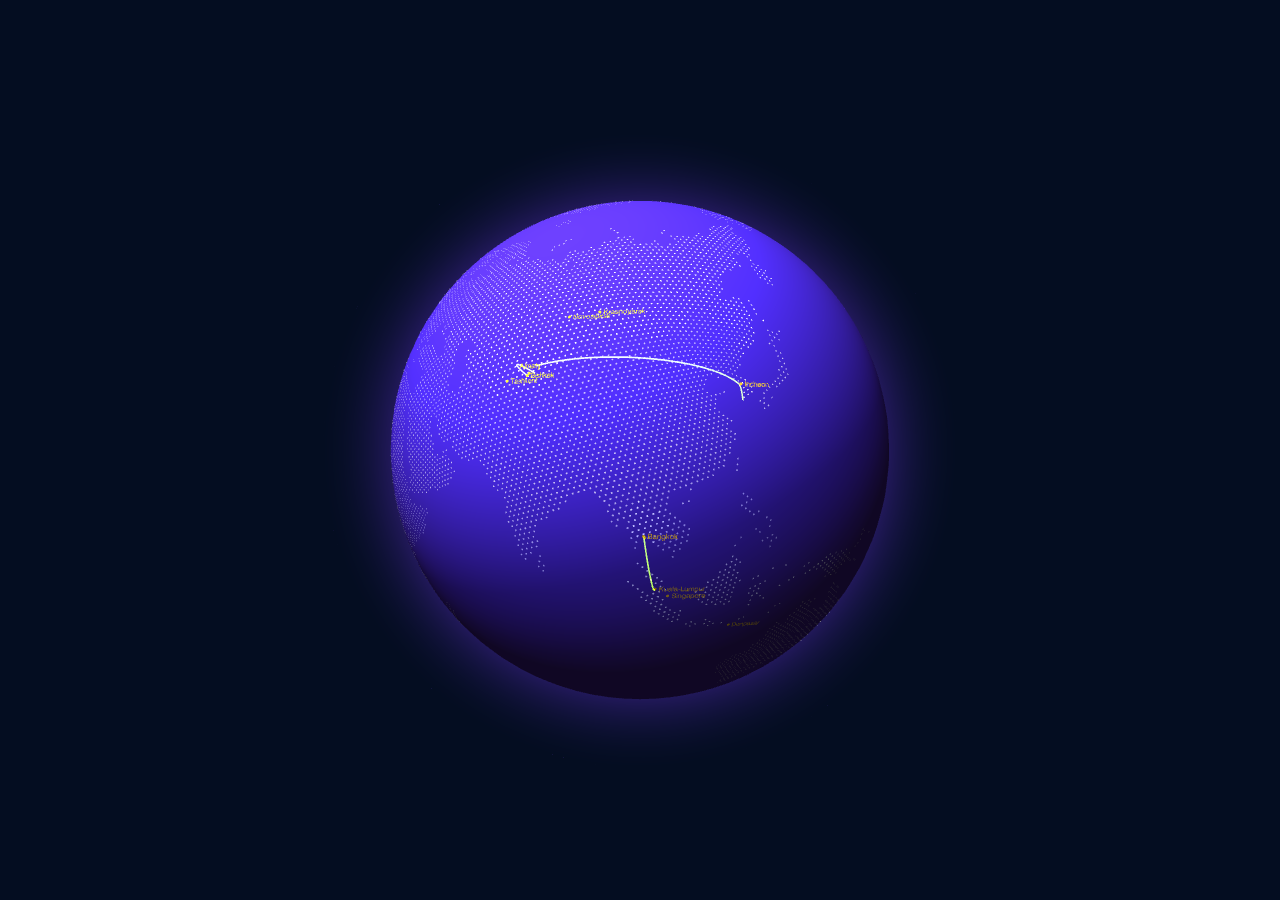
<file: Memory game/globe/dist/index.html>
<!DOCTYPE html>
<html>
    <head>
        <meta charset="utf-8">
        <title>Github Globe</title>
        <style>
            body{
                margin: 0;
            }
            canvas{
                display: block;
            }
        </style>
    </head>
    <body>
        <script src="../main.js"></script>
    </body>
</html>
</file>
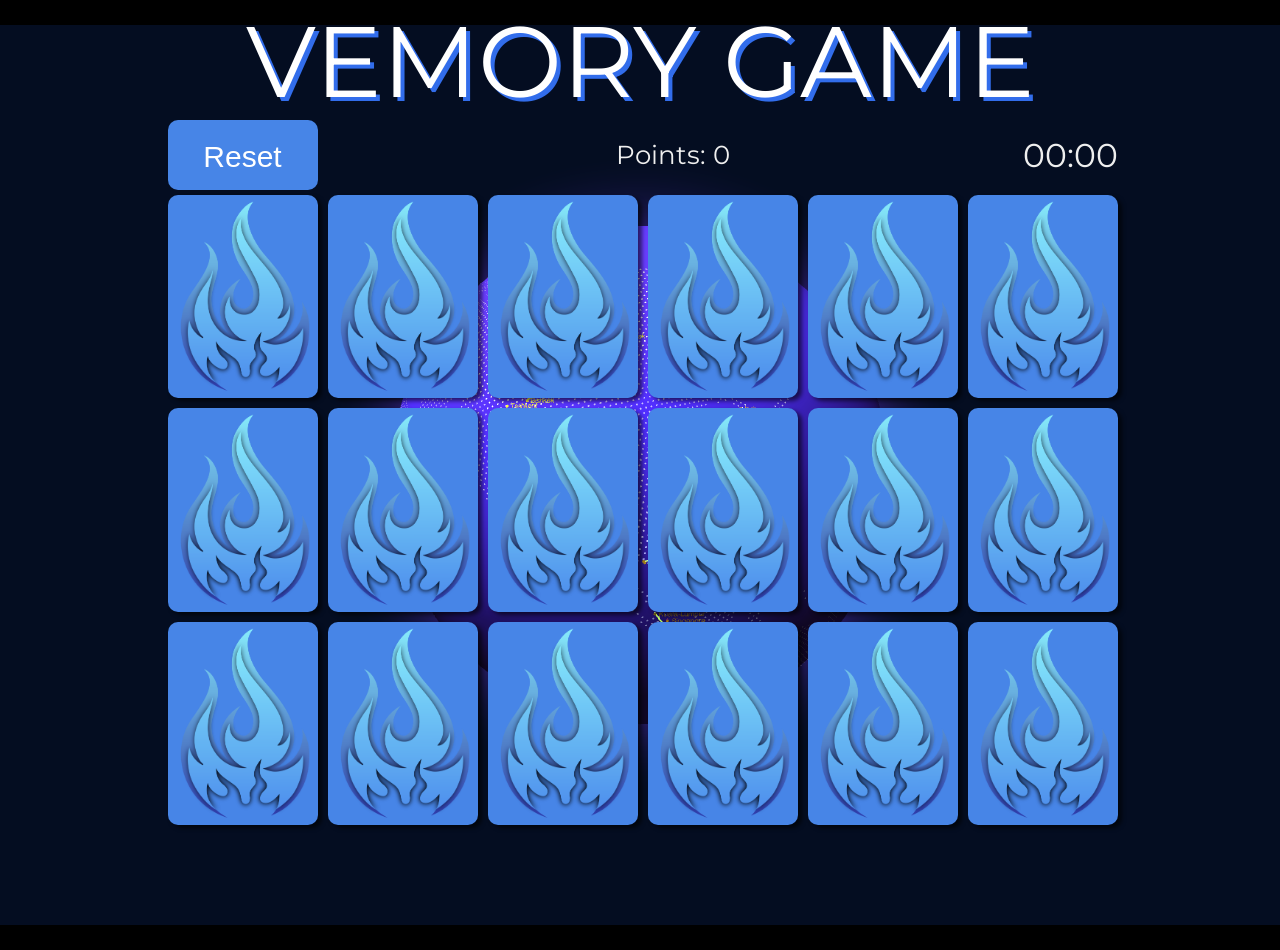
<file: Memory game/memory game.html>
<!DOCTYPE html>
<html lang="en">

<head>
    <meta charset="UTF-8">
    <meta http-equiv="X-UA-Compatible" content="IE=edge">
    <meta name="viewport" content="width=device-width, initial-scale=1.0">
    <title>Memory game</title>

    <style>
        @import url(https://fonts.googleapis.com/css?family=Montserrat:100,100italic,200,200italic,300,300italic,regular,italic,500,500italic,600,600italic,700,700italic,800,800italic,900,900italic);
        
        * {
            padding: 0;
            margin: 0;
            box-sizing: border-box;
        }

        canvas {
            display: block;
        }

        body {
            height: 100vh;
            min-height: 950px;
            overflow-x: hidden;
            display: flex;
            justify-content: center;
            align-items: center;
            font-family: "Montserrat";
            background-color: black;
            background-repeat: no-repeat;
            background-size: cover;
            cursor: url(https://cur.cursors-4u.net/cursors/cur-2/cur116.cur), progress;
        }

        .name {
            position: absolute;
            top: 0;
            font-size: 100px;
            color: #fff;
            text-shadow: 4px 4px rgb(50, 109, 235);
            user-select: none;
            text-transform: uppercase;
        }

        .wrapper {
            position: absolute;
            z-index: 5;
            width: 100%;
            max-width: 955px;
        }

        .memory-game {
            width: 955px;
            height: 640px;
            margin: auto;
            display: flex;
            flex-direction: column;
            flex-wrap: wrap;
            perspective: 1000px;
        }

        .memory-card {
            width: 150px;
            height: calc(33.333% - 10px);
            margin: 5px;
            position: relative;
            transform: scale(1);
            transform-style: preserve-3d;
            transition: transform .5s;
        }

        .memory-card:active {
            transform: scale(0.97);
            transition: transform .2s;
        }

        .memory-card.flip {
            transform: rotateY(180deg);
        }

        .front-face,
        .back-face {
            width: 100%;
            height: 100%;
            padding: 5px;
            position: absolute;
            border-radius: 10px;
            background: #4785e7;
            backface-visibility: hidden;
            box-shadow: 4px 3px 4px #00000099;
            user-select: none;
        }

        .front-face {
            transform: rotateY(180deg);
        }

        .button {
            margin: 0 5px;
            border-radius: 10px;
            background-color: #4785e7;
            border: none;
            height: 70px;
            text-align: center;
            color: white;
            font-size: 30px;
            padding: 20px;
            width: 150px;
            transition: all 0.5s;
            cursor: url(https://cur.cursors-4u.net/cursors/cur-2/cur116.cur), progress;
        }

        .d {
            height: 70px;
            border: 3px white;
        }

        .reset {
            width: 100%;
            display: flex;
            justify-content: space-between;
        }

        .points {
            color: #efefef;
            font-size: 26px;    
            display: flex;
            justify-content: center;
            align-items: center;
        }

        #timer {
            font-size: 33px;
            color: #efefef;
            display: flex;
            align-items: center;
            justify-content: center;
        }

        .blink {
            animation-name: blink-timer;
            animation-duration: 1s;
            animation-timing-function: ease-in-out;
            animation-direction: alternate-reverse;
        }

        @keyframes blink-timer {
            0% {
                font-size: 33px;
                color: #efefef;
            }

            25% {
                color: #ff0000;
                font-size: 36px;
            }

            75% {
                font-size: 33px;
                color: #efefef;
            }

            100% {
                font-size: 36px;
                color: #ff0000;
            }
        }
    </style>
</head>

<body>
    <script src="./globe/main.js"></script>
    <div class="name">vemory game</div>
    <div class="wrapper">
        <section class="reset">
            <div class="d">
                <form>
                    <button class="button"><span>Reset</span></button>
                </form>
            </div>
            <div class="points">Points: 0</div>
            <div id="timer">00:00</div>
        </section>
        <section class="memory-game">
            <div class="memory-card" data-framework="aurelia">
                <img class="front-face" src="./img/vahagni1.jpg" alt="Aurelia">
                <img class="back-face" src="./img/2.jpg" alt="JS Badge">
            </div>
            <div class="memory-card" data-framework="aurelia">
                <img class="front-face" src="./img/vahagni1.jpg" alt="Aurelia">
                <img class="back-face" src="./img/2.jpg" alt="JS Badge">
            </div>

            <div class="memory-card" data-framework="vue">
                <img class="front-face" src="./img/vahagni2.jpg" alt="Vue">
                <img class="back-face" src="./img/2.jpg" alt="JS Badge">
            </div>
            <div class="memory-card" data-framework="vue">
                <img class="front-face" src="./img/vahagni2.jpg" alt="Vue">
                <img class="back-face" src="./img/2.jpg" alt="JS Badge">
            </div>
            <div class="memory-card" data-framework="angular">
                <img class="front-face" src="./img/vahagni3.jpg" alt="Angular">
                <img class="back-face" src="./img/2.jpg" alt="JS Badge">
            </div>
            <div class="memory-card" data-framework="angular">
                <img class="front-face" src="./img/vahagni3.jpg" alt="Angular">
                <img class="back-face" src="./img/2.jpg" alt="JS Badge">
            </div>
            <div class="memory-card" data-framework="ember">
                <img class="front-face" src="./img/vahagni4.jpg" alt="Ember">
                <img class="back-face" src="./img/2.jpg" alt="JS Badge">
            </div>
            <div class="memory-card" data-framework="ember">
                <img class="front-face" src="./img/vahagni4.jpg" alt="Ember">
                <img class="back-face" src="./img/2.jpg" alt="JS Badge">
            </div>
            <div class="memory-card" data-framework="backbone">
                <img class="front-face" src="./img/vahagni5.jpg" alt="Backbone">
                <img class="back-face" src="./img/2.jpg" alt="JS Badge">
            </div>
            <div class="memory-card" data-framework="backbone">
                <img class="front-face" src="./img/vahagni5.jpg" alt="Backbone">
                <img class="back-face" src="./img/2.jpg" alt="JS Badge">
            </div>
            <div class="memory-card" data-framework="react">
                <img class="front-face" src="./img/vahagni6.jpg" alt="React">
                <img class="back-face" src="./img/2.jpg" alt="JS Badge">
            </div>
            <div class="memory-card" data-framework="react">
                <img class="front-face" src="./img/vahagni6.jpg" alt="React">
                <img class="back-face" src="./img/2.jpg" alt="JS Badge">
            </div>
            <div class="memory-card" data-framework="vahagni7">
                <img class="front-face" src="./img/vahagni7.jpg" alt="Vahagni7">
                <img class="back-face" src="./img/2.jpg" alt="JS Badge">
            </div>
            <div class="memory-card" data-framework="vahagni7">
                <img class="front-face" src="./img/vahagni7.jpg" alt="Vahagni7">
                <img class="back-face" src="./img/2.jpg" alt="JS Badge">
            </div>
            <div class="memory-card" data-framework="vahagni8">
                <img class="front-face" src="./img/vahagni8.jpg" alt="Vahagni8">
                <img class="back-face" src="./img/2.jpg" alt="JS Badge">
            </div>
            <div class="memory-card" data-framework="vahagni8">
                <img class="front-face" src="./img/vahagni8.jpg" alt="Vahagni8">
                <img class="back-face" src="./img/2.jpg" alt="JS Badge">
            </div>
            <div class="memory-card" data-framework="vahagni9">
                <img class="front-face" src="./img/vahagni9.jpg" alt="Vahagni9">
                <img class="back-face" src="./img/2.jpg" alt="JS Badge">
            </div>
            <div class="memory-card" data-framework="vahagni9">
                <img class="front-face" src="./img/vahagni9.jpg" alt="Vahagni9">
                <img class="back-face" src="./img/2.jpg" alt="JS Badge">
            </div>

        </section>
    </div>



    <script>
        const cards = document.querySelectorAll('.memory-card');

        let hasFlippedCard = false;
        let lockBoard = false;
        let firstCard, secondCard;

        function flipCard() {
            if (lockBoard) return;
            if (this === firstCard) return;

            this.classList.add('flip');

            if (!hasFlippedCard) {
                hasFlippedCard = true;
                firstCard = this;
                console.log(true);

                return;
            }

            secondCard = this;
            checkForMatch();
        }

        function checkForMatch() {
            let isMatch = firstCard.dataset.framework === secondCard.dataset.framework;

            isMatch ? disableCards() : unflipCards();
        }

        let counterBlock = document.querySelector(".points");
        let counter = 0;

        function disableCards() {
            firstCard.removeEventListener('click', flipCard);
            secondCard.removeEventListener('click', flipCard);
            counter++;
            counterBlock.innerHTML = `Points: ${counter}`
            if (counter === 9) {
                stop();
            }
            resetBoard();
        }

        function unflipCards() {
            lockBoard = true;

            setTimeout(() => {
                firstCard.classList.remove('flip');
                secondCard.classList.remove('flip');

                resetBoard();
            }, 1500);
        }

        function resetBoard() {
            [hasFlippedCard, lockBoard] = [false, false];
            [firstCard, secondCard] = [null, null];
        }

        (function shuffle() {
            cards.forEach(card => {
                let randomPos = Math.floor(Math.random() * 18);
                card.style.order = randomPos;
            });
        })();

        cards.forEach(card => card.addEventListener('click', flipCard));

        const images = document.querySelectorAll('img');

        images.forEach(e => {
            e.addEventListener("click", () => {
                start();
            });
        });

        const timer = document.querySelector('#timer');
        let m = 0;
        let s = 0;
        let stopTime = true;

        function start() {
            if (stopTime === true) {
                stopTime = false;
                cycle();
            }
        }

        function stop() {
            timer.classList.add("blink");
            if (stopTime === false) {
                stopTime = true;
            }
        }

        function cycle() {
            if (stopTime === false) {
                s = Number(s);
                m = Number(m);

                s = s + 1;

                if (s === 60) {
                    m = m + 1;
                    s = 0;
                }
                if (m === 60) {
                    m = 0;
                    s = 0;
                }

                if (s < 10 || s === 0) {
                    s = '0' + s;
                }
                if (m < 10 || m === 0) {
                    m = '0' + m;
                }

                timer.innerHTML = m + ':' + s;

                setTimeout(cycle, 1000);
            }
        }
    </script>


</body>

</html>
</file>
